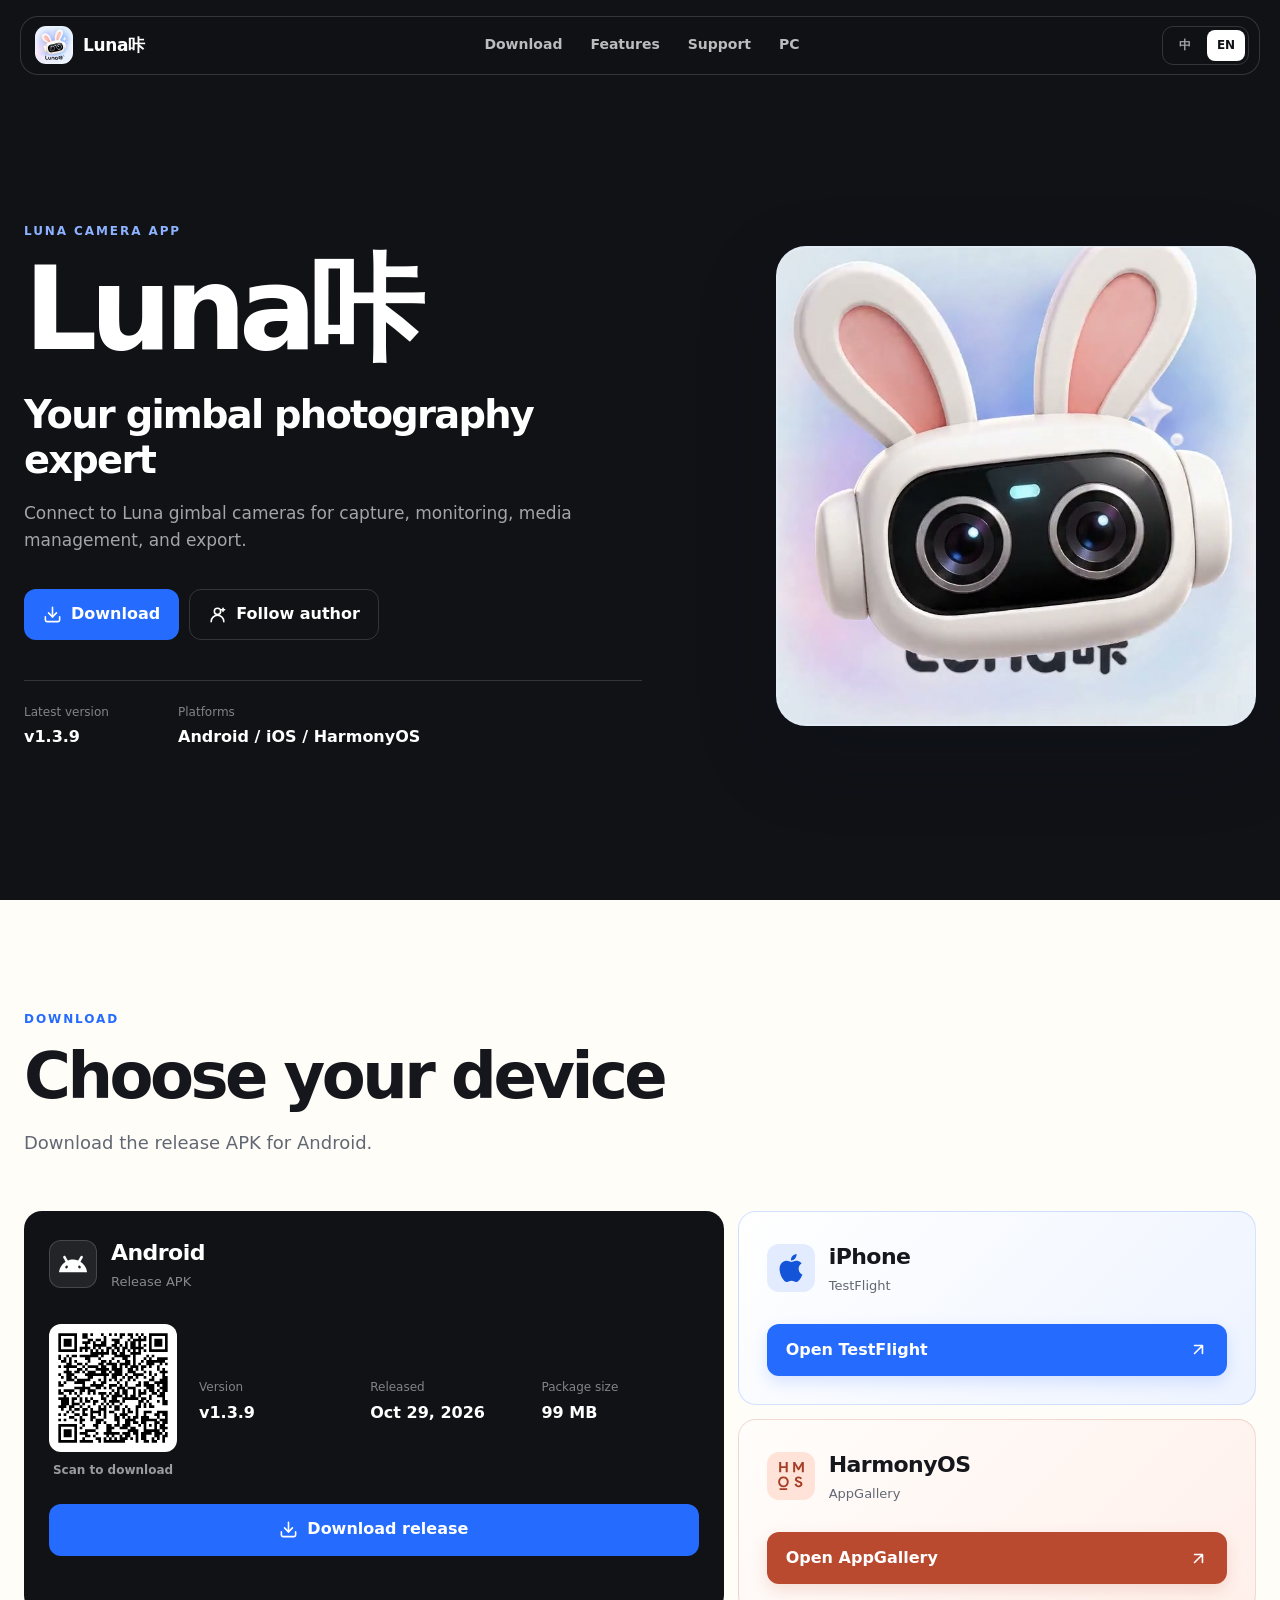
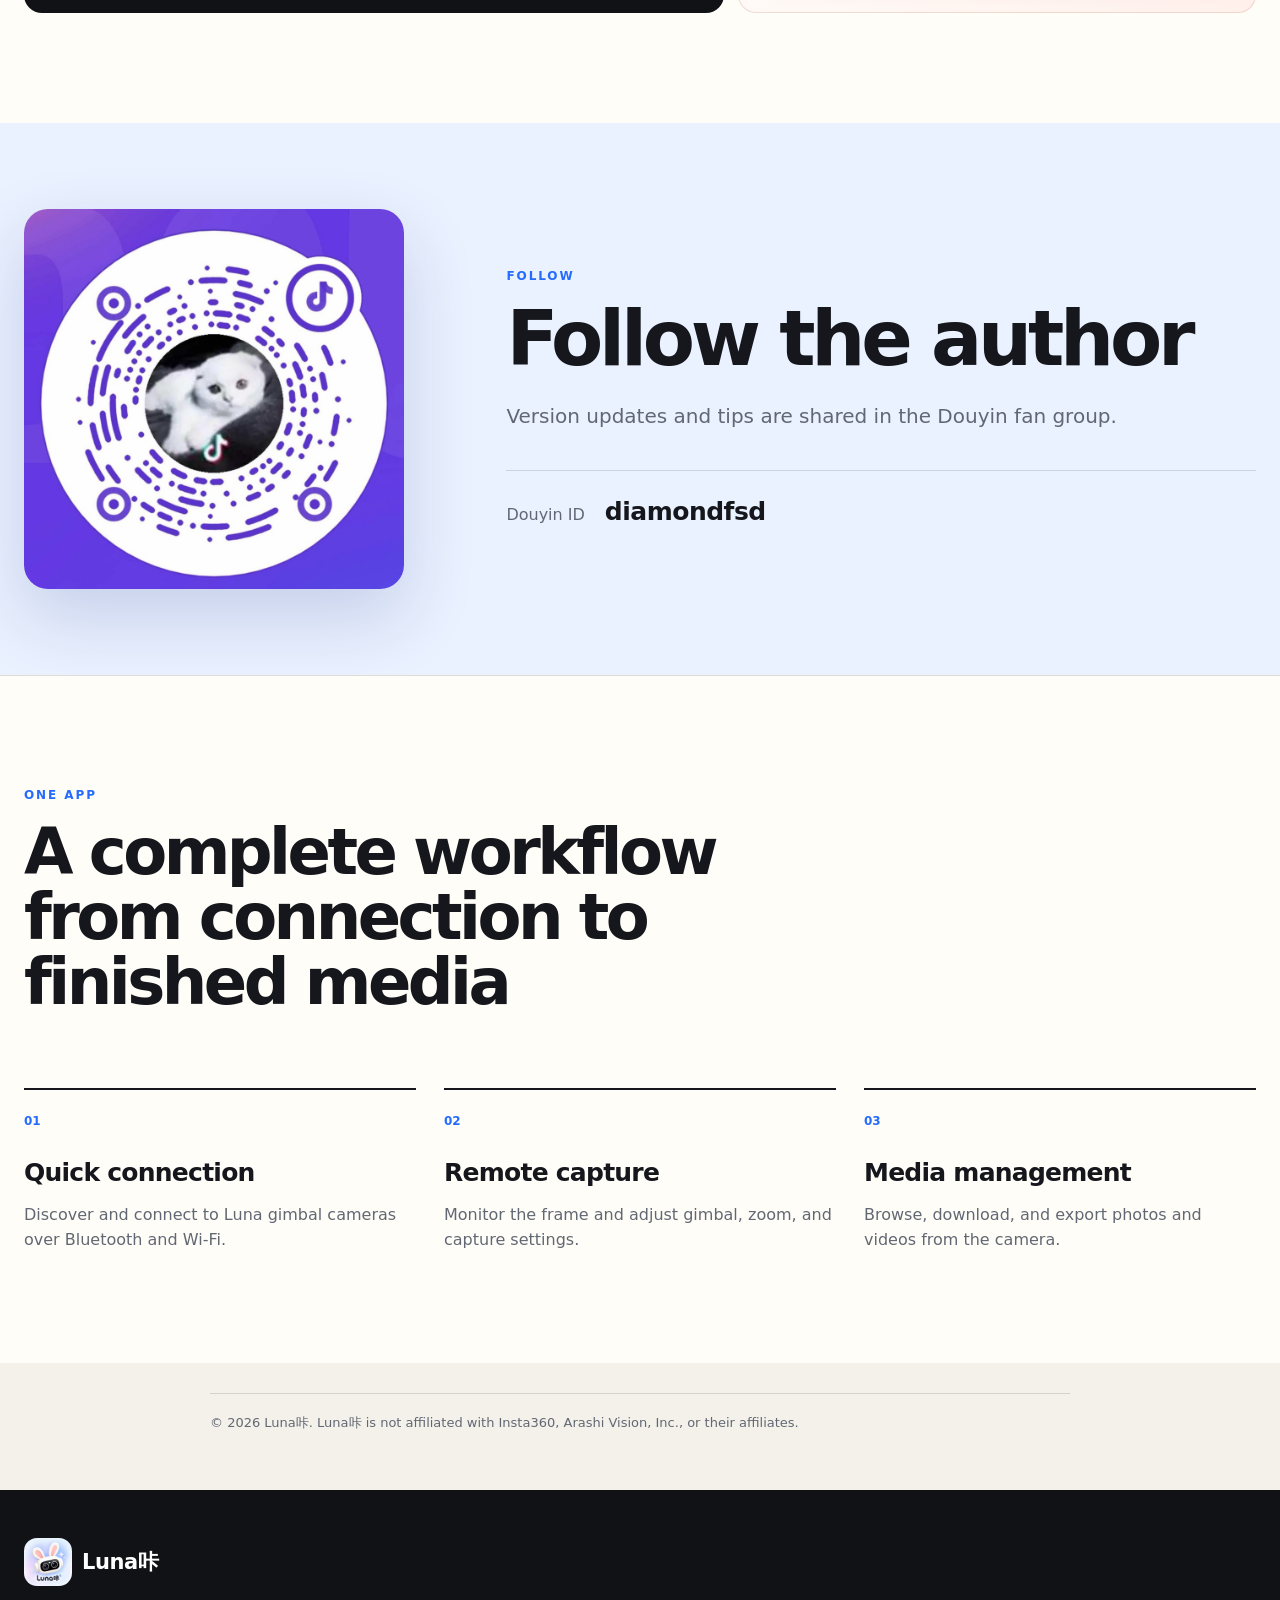
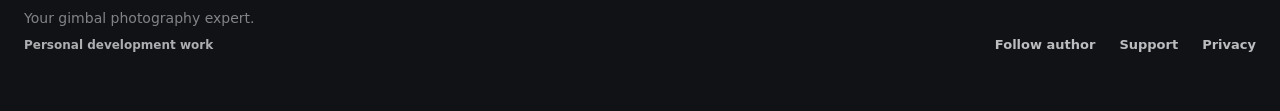
<file: index.html>
<!DOCTYPE html>
<html lang="zh-CN">
  <head>
    <meta charset="utf-8">
    <meta name="viewport" content="width=device-width, initial-scale=1">
    <meta name="theme-color" content="#101216">
    <meta
      name="description"
      content="Luna咔官方下载页：连接 Luna 云台相机，拍摄、监看并管理相机素材。"
    >
    <meta property="og:title" content="Luna咔 - 云台相机创作 App">
    <meta
      property="og:description"
      content="连接、控制与创作，装进一部手机。"
    >
    <meta property="og:type" content="website">
    <meta property="og:image" content="./assets/media/luna-logo.png">
    <title>Luna咔 - 下载</title>
    <link rel="icon" href="./assets/media/luna-logo.png">
    <link rel="stylesheet" href="./assets/site.css">
  </head>
  <body class="home-page">
    <a class="skip-link" href="#main" data-i18n="skipToContent">跳到主要内容</a>

    <header class="site-header">
      <a class="brand" href="./" aria-label="Luna咔">
        <img src="./assets/media/luna-logo.png" alt="">
        <span>Luna咔</span>
      </a>
      <nav class="nav-links" aria-label="Primary">
        <a href="#download" data-i18n="navDownload">下载</a>
        <a href="#features" data-i18n="navFeatures">功能</a>
        <a href="./support.html" data-i18n="navSupport">支持</a>
        <a href="http://luna.diamondfsd.com/" target="_blank" rel="noreferrer" data-i18n="navPc">PC 版</a>
      </nav>
      <div class="language-switcher" role="group" aria-label="Language">
        <button type="button" data-language="zh" aria-pressed="true">中</button>
        <button type="button" data-language="en" aria-pressed="false">EN</button>
      </div>
    </header>

    <main id="main">
      <section class="hero">
        <div class="hero-copy">
          <p class="eyebrow" data-i18n="heroEyebrow">LUNA CAMERA APP</p>
          <h1>Luna咔</h1>
          <p class="hero-lead" data-i18n="heroLead">
            你的云台摄影专家
          </p>
          <p class="hero-summary" data-i18n="heroSummary">
            连接 Luna 云台相机，完成拍摄、监看、素材管理与导出。
          </p>

          <div class="hero-actions">
            <a
              class="button button-primary"
              href="#download"
            >
              <svg viewBox="0 0 24 24" aria-hidden="true">
                <path d="M21 15v4a2 2 0 0 1-2 2H5a2 2 0 0 1-2-2v-4" />
                <path d="m7 10 5 5 5-5" />
                <path d="M12 15V3" />
              </svg>
              <span data-i18n="heroDownload">下载</span>
            </a>
            <a class="button button-secondary" href="#follow-author">
              <svg viewBox="0 0 24 24" aria-hidden="true">
                <circle cx="12" cy="8" r="4" />
                <path d="M4 21a8 8 0 0 1 16 0" />
                <path d="M19 4v4" />
                <path d="M17 6h4" />
              </svg>
              <span data-i18n="heroFollowAuthor">关注作者</span>
            </a>
          </div>

          <dl class="hero-release" aria-live="polite">
            <div>
              <dt data-i18n="latestVersion">最新版本</dt>
              <dd data-release-version data-i18n="checkingRelease">正在检查</dd>
            </div>
            <div>
              <dt data-i18n="platformLabel">平台</dt>
              <dd>Android / iOS / HarmonyOS</dd>
            </div>
          </dl>
        </div>

        <div class="hero-visual" aria-hidden="true">
          <video
            muted
            loop
            playsinline
            preload="metadata"
            poster="./assets/media/luna-app-1x1-poster.jpg"
          >
            <source src="./assets/media/luna-app-1x1.mp4" type="video/mp4">
          </video>
        </div>
      </section>

      <section class="download-section" id="download">
        <div class="section-heading">
          <p class="eyebrow eyebrow-dark" data-i18n="downloadEyebrow">DOWNLOAD</p>
          <h2 data-i18n="downloadTitle">选择你的设备</h2>
          <p data-i18n="downloadLead">
            Android 可在此下载正式版 APK。
          </p>
        </div>

        <div class="platform-grid">
          <article class="platform-item platform-item-primary">
            <div class="platform-heading">
              <span class="platform-monogram"><svg viewBox="0 0 24 24" fill="currentColor" aria-hidden="true"><path d="M18.4395 5.5586c-.675 1.1664-1.352 2.3318-2.0274 3.498-.0366-.0155-.0742-.0286-.1113-.043-1.8249-.6957-3.484-.8-4.42-.787-1.8551.0185-3.3544.4643-4.2597.8203-.084-.1494-1.7526-3.021-2.0215-3.4864a1.1451 1.1451 0 0 0-.1406-.1914c-.3312-.364-.9054-.4859-1.379-.203-.475.282-.7136.9361-.3886 1.5019 1.9466 3.3696-.0966-.2158 1.9473 3.3593.0172.031-.4946.2642-1.3926 1.0177C2.8987 12.176.452 14.772 0 18.9902h24c-.119-1.1108-.3686-2.099-.7461-3.0683-.7438-1.9118-1.8435-3.2928-2.7402-4.1836a12.1048 12.1048 0 0 0-2.1309-1.6875c.6594-1.122 1.312-2.2559 1.9649-3.3848.2077-.3615.1886-.7956-.0079-1.1191a1.1001 1.1001 0 0 0-.8515-.5332c-.5225-.0536-.9392.3128-1.0488.5449zm-.0391 8.461c.3944.5926.324 1.3306-.1563 1.6503-.4799.3197-1.188.0985-1.582-.4941-.3944-.5927-.324-1.3307.1563-1.6504.4727-.315 1.1812-.1086 1.582.4941zM7.207 13.5273c.4803.3197.5506 1.0577.1563 1.6504-.394.5926-1.1038.8138-1.584.4941-.48-.3197-.5503-1.0577-.1563-1.6504.4008-.6021 1.1087-.8106 1.584-.4941z"/></svg></span>
              <div>
                <h3>Android</h3>
                <p data-i18n="androidDistribution">正式版 APK</p>
              </div>
            </div>
            <div class="android-download-layout">
              <div class="android-qr-panel">
                <div class="android-qr" data-android-qr aria-hidden="true"></div>
                <span data-i18n="scanToDownload">扫码下载</span>
              </div>
              <dl class="platform-meta">
                <div>
                  <dt data-i18n="version">版本</dt>
                  <dd data-release-version data-i18n="checkingRelease">正在检查</dd>
                </div>
                <div>
                  <dt data-i18n="releaseDate">发布日期</dt>
                  <dd data-release-date>--</dd>
                </div>
                <div>
                  <dt data-i18n="packageSize">安装包大小</dt>
                  <dd data-release-size>--</dd>
                </div>
              </dl>
            </div>
            <p class="release-notes" data-release-notes hidden></p>
            <a
              class="button button-primary button-wide"
              href="#follow-author"
              data-android-download
            >
              <svg viewBox="0 0 24 24" aria-hidden="true">
                <path d="M21 15v4a2 2 0 0 1-2 2H5a2 2 0 0 1-2-2v-4" />
                <path d="m7 10 5 5 5-5" />
                <path d="M12 15V3" />
              </svg>
              <span data-download-label data-i18n="noRelease">暂无版本</span>
            </a>
          </article>

          <article class="platform-item platform-item-ios">
            <div class="platform-heading">
              <span class="platform-monogram"><svg viewBox="0 0 24 24" fill="currentColor" aria-hidden="true"><path d="M12.152 6.896c-.948 0-2.415-1.078-3.96-1.04-2.04.027-3.91 1.183-4.961 3.014-2.117 3.675-.546 9.103 1.519 12.09 1.013 1.454 2.208 3.09 3.792 3.039 1.52-.065 2.09-.987 3.935-.987 1.831 0 2.35.987 3.96.948 1.637-.026 2.676-1.48 3.676-2.948 1.156-1.688 1.636-3.325 1.662-3.415-.039-.013-3.182-1.221-3.22-4.857-.026-3.04 2.48-4.494 2.597-4.559-1.429-2.09-3.623-2.324-4.39-2.376-2-.156-3.675 1.09-4.61 1.09zM15.53 3.83c.843-1.012 1.4-2.427 1.245-3.83-1.207.052-2.662.805-3.532 1.818-.78.896-1.454 2.338-1.273 3.714 1.338.104 2.715-.688 3.559-1.701"/></svg></span>
              <div>
                <h3>iPhone</h3>
                <p data-i18n="testFlightDistribution">TestFlight</p>
              </div>
            </div>
            <a class="button button-platform button-wide" href="https://testflight.apple.com/join/7f59YZEH" data-ios-link>
              <span data-i18n="openTestFlight">打开 TestFlight</span>
              <svg viewBox="0 0 24 24" aria-hidden="true"><path d="M7 17 17 7M7 7h10v10" /></svg>
            </a>
          </article>

          <article class="platform-item platform-item-harmony">
            <div class="platform-heading">
              <span class="platform-monogram"><svg viewBox="0 0 24 24" fill="currentColor" aria-hidden="true"><path d="M1.861 0H3.59v3.548h3.861V0H9.19v8.883H7.458V5.136H3.59v3.746H1.858Zm8.248 8.883ZM13.854 0h1.706l2.809 4.7h.1L21.278 0h1.719v8.883h-1.719v-4.38l.1-1.489h-.1l-2.334 3.983h-1.039l-2.347-3.983h-.1l.1 1.489v4.38h-1.706Zm4.702 21.648a4.082 4.082 0 0 1-1.154-.161 3.417 3.417 0 0 1-1.01-.484 3.5 3.5 0 0 1-.8-.782 3.817 3.817 0 0 1-.538-1.092l1.666-.62a2.411 2.411 0 0 0 .643 1.116 1.683 1.683 0 0 0 1.207.434 2.173 2.173 0 0 0 .524-.062 1.749 1.749 0 0 0 .459-.2 1.02 1.02 0 0 0 .328-.335.88.88 0 0 0 .118-.459 1.052 1.052 0 0 0-.092-.447 1.031 1.031 0 0 0-.315-.373 2.538 2.538 0 0 0-.564-.335 8.135 8.135 0 0 0-.852-.335l-.577-.2a4.753 4.753 0 0 1-.774-.335 3.44 3.44 0 0 1-.7-.509 2.662 2.662 0 0 1-.525-.695 2.093 2.093 0 0 1-.2-.918 2.248 2.248 0 0 1 .21-.968 2.433 2.433 0 0 1 .616-.794 2.87 2.87 0 0 1 .957-.533 3.726 3.726 0 0 1 1.246-.2 3.57 3.57 0 0 1 1.22.186 2.783 2.783 0 0 1 .879.459 2.468 2.468 0 0 1 .59.608 2.9 2.9 0 0 1 .328.633l-1.56.62a1.55 1.55 0 0 0-.485-.67 1.387 1.387 0 0 0-.944-.3 1.655 1.655 0 0 0-.957.261.754.754 0 0 0-.38.658.843.843 0 0 0 .367.682 4.232 4.232 0 0 0 1.167.534l.59.186a6.271 6.271 0 0 1 1.023.434 2.948 2.948 0 0 1 .8.57 2.191 2.191 0 0 1 .511.769 2.44 2.44 0 0 1 .183.98 2.317 2.317 0 0 1-.3 1.2 2.559 2.559 0 0 1-.747.819 3.361 3.361 0 0 1-1.036.484 4.184 4.184 0 0 1-1.128.161Zm-13.028 0a4.441 4.441 0 0 1-3.23-1.34 4.757 4.757 0 0 1-.956-1.476 4.912 4.912 0 0 1-.339-1.824 4.813 4.813 0 0 1 .339-1.811 4.569 4.569 0 0 1 .956-1.477 4.38 4.38 0 0 1 1.427-.992 4.5 4.5 0 0 1 1.8-.36 4.417 4.417 0 0 1 1.79.36 4.343 4.343 0 0 1 1.44.992 4.418 4.418 0 0 1 .944 1.477 4.67 4.67 0 0 1 .351 1.811 4.765 4.765 0 0 1-.351 1.824 4.589 4.589 0 0 1-.944 1.476 4.495 4.495 0 0 1-3.23 1.34Zm0-1.588a2.822 2.822 0 0 0 1.125-.223 2.761 2.761 0 0 0 .92-.621 2.723 2.723 0 0 0 .617-.955 3.321 3.321 0 0 0 .23-1.253 3.227 3.227 0 0 0-.23-1.24 2.7 2.7 0 0 0-.617-.968 2.759 2.759 0 0 0-.92-.62 2.821 2.821 0 0 0-1.125-.223 2.856 2.856 0 0 0-2.057.844 2.946 2.946 0 0 0-.617.968 3.388 3.388 0 0 0-.218 1.24 3.488 3.488 0 0 0 .218 1.253 2.972 2.972 0 0 0 .617.955 2.856 2.856 0 0 0 2.057.843Zm4.972 1.389Zm-8.269 1.039h6.5V24h-6.5Z"/></svg></span>
              <div>
                <h3>HarmonyOS</h3>
                <p>AppGallery</p>
              </div>
            </div>
            <a class="button button-platform button-wide" href="https://appgallery.huawei.com/link/invite-test-wap?taskId=9ab54119dfdc48bd9764ec0f6e090fa5&amp;invitationCode=8olb4RZQ7WF" data-harmony-link>
              <span data-i18n="openAppGallery">打开 AppGallery</span>
              <svg viewBox="0 0 24 24" aria-hidden="true"><path d="M7 17 17 7M7 7h10v10" /></svg>
            </a>
          </article>
        </div>
      </section>

      <section class="follow-section" id="follow-author">
        <div class="follow-grid">
          <img
            class="follow-qr"
            src="./assets/media/douyin-qr.jpg"
            alt="抖音二维码"
            width="900"
            height="900"
          >
          <div class="follow-copy">
            <p class="eyebrow eyebrow-dark" data-i18n="followEyebrow">FOLLOW</p>
            <h2 data-i18n="followTitle">关注作者</h2>
            <p class="follow-lead" data-i18n="followLead">
              版本更新和使用技巧会在抖音粉丝群持续发布。
            </p>
            <p class="follow-id">
              <span data-i18n="followDouyinId">抖音号</span>
              <strong>diamondfsd</strong>
            </p>
          </div>
        </div>
      </section>

      <section class="feature-section" id="features">
        <div class="section-heading compact-heading">
          <p class="eyebrow eyebrow-dark" data-i18n="featuresEyebrow">ONE APP</p>
          <h2 data-i18n="featuresTitle">从连接到成片，一条完整工作流</h2>
        </div>
        <div class="feature-list">
          <article>
            <span>01</span>
            <h3 data-i18n="featureConnectTitle">快速连接</h3>
            <p data-i18n="featureConnectBody">
              通过蓝牙与 Wi-Fi 发现并连接 Luna 云台相机。
            </p>
          </article>
          <article>
            <span>02</span>
            <h3 data-i18n="featureCaptureTitle">远程拍摄</h3>
            <p data-i18n="featureCaptureBody">
              监看画面，调整云台、变焦和拍摄参数。
            </p>
          </article>
          <article>
            <span>03</span>
            <h3 data-i18n="featureMediaTitle">素材管理</h3>
            <p data-i18n="featureMediaBody">
              浏览、下载和导出相机中的照片与视频。
            </p>
          </article>
        </div>
      </section>

      <section class="legal-section" aria-label="Legal notice">
        <div class="legal-copy" data-lang-block="zh">
          <p>© 2026 Luna咔。Luna咔与 Insta360、影石创新及其关联公司无关。</p>
        </div>
        <div class="legal-copy" data-lang-block="en" hidden>
          <p>© 2026 Luna咔. Luna咔 is not affiliated with Insta360, Arashi Vision, Inc., or their affiliates.</p>
        </div>
      </section>

    </main>

    <footer class="site-footer">
      <div>
        <a class="brand brand-footer" href="./">
          <img src="./assets/media/luna-logo.png" alt="">
          <span>Luna咔</span>
        </a>
        <p data-i18n="footerLine">你的云台摄影专家</p>
        <p class="footer-credit" data-i18n="personalDevelopmentWork">个人开发作品</p>
      </div>
      <nav aria-label="Footer">
        <a
          href="#follow-author"
          data-i18n="footerFollow"
        >关注作者</a>
        <a href="./support.html" data-i18n="footerSupport">技术支持</a>
        <a href="./privacy.html" data-i18n="footerPrivacy">隐私说明</a>
      </nav>
    </footer>

    <div class="toast" role="status" aria-live="polite" data-toast hidden></div>
    <script src="./assets/qrcode-generator.js" defer></script>
    <script src="./assets/site.js?v=20261031-1" defer></script>
  </body>
</html>
</file>
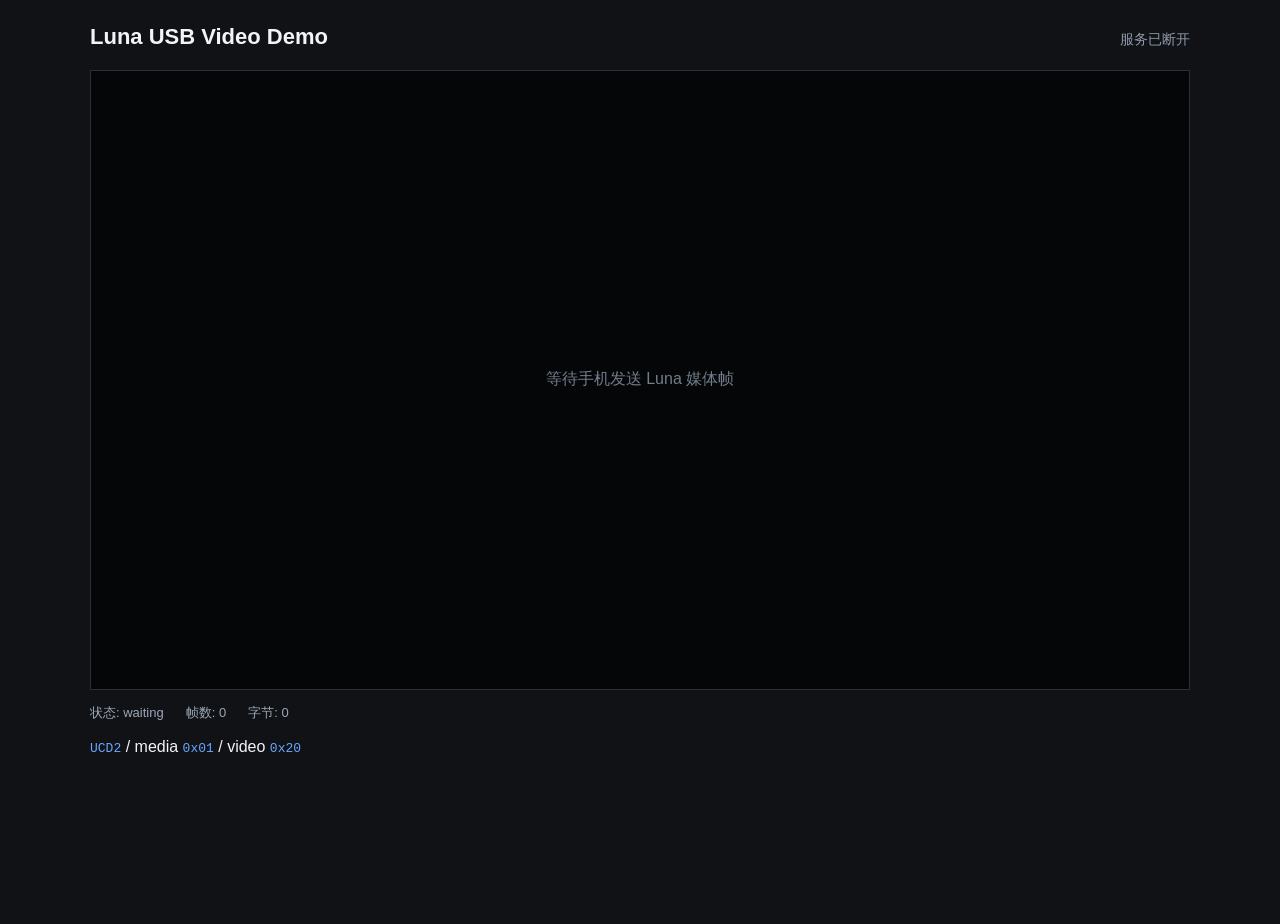
<file: usb-video/index.html>
<!doctype html>
<html lang="zh-CN">
  <head>
    <meta charset="utf-8" />
    <meta name="viewport" content="width=device-width,initial-scale=1" />
    <title>Luna USB Video</title>
    <style>
      :root { color-scheme: dark; font-family: -apple-system, BlinkMacSystemFont, sans-serif; }
      body { margin: 0; min-height: 100vh; background: #101216; color: #f2f4f8; }
      main { width: min(1100px, calc(100% - 32px)); margin: 24px auto; }
      header { display: flex; align-items: baseline; justify-content: space-between; gap: 16px; }
      h1 { margin: 0; font-size: 22px; }
      #status { color: #8d98a8; font-size: 14px; }
      .stage { margin-top: 20px; aspect-ratio: 16 / 9; display: grid; place-items: center; background: #050607; border: 1px solid #28303a; }
      #frame { max-width: 100%; max-height: 100%; display: none; image-rendering: auto; }
      #empty { color: #727d8c; }
      .stats { display: flex; gap: 22px; margin-top: 14px; color: #9da8b8; font-size: 13px; }
      code { color: #69a7ff; }
    </style>
  </head>
  <body>
    <main>
      <header><h1>Luna USB Video Demo</h1><div id="status">连接服务中...</div></header>
      <section class="stage"><div id="empty">等待手机发送 Luna 媒体帧</div><img id="frame" alt="Luna USB video frame" /></section>
      <div class="stats"><span id="phase">状态: waiting</span><span id="frames">帧数: 0</span><span id="bytes">字节: 0</span></div>
      <p><code>UCD2</code> / media <code>0x01</code> / video <code>0x20</code></p>
    </main>
    <script>
      const status = document.querySelector('#status');
      const phase = document.querySelector('#phase');
      const frames = document.querySelector('#frames');
      const bytes = document.querySelector('#bytes');
      const empty = document.querySelector('#empty');
      const image = document.querySelector('#frame');
      const socket = new WebSocket(`ws://${location.host}`);
      socket.onmessage = ({ data }) => {
        const message = JSON.parse(data);
        if (message.type === 'status') {
          status.textContent = message.message;
          phase.textContent = `状态: ${message.phase}`;
          frames.textContent = `帧数: ${message.frames}`;
          bytes.textContent = `字节: ${message.bytes}`;
        } else if (message.type === 'frame') {
          image.src = `data:${message.mime};base64,${message.data}`;
          image.style.display = 'block';
          empty.style.display = 'none';
          frames.textContent = `帧数: ${message.frames}`;
          bytes.textContent = `字节: ${message.bytes}`;
        }
      };
      socket.onclose = () => { status.textContent = '服务已断开'; };
    </script>
  </body>
</html>
</file>
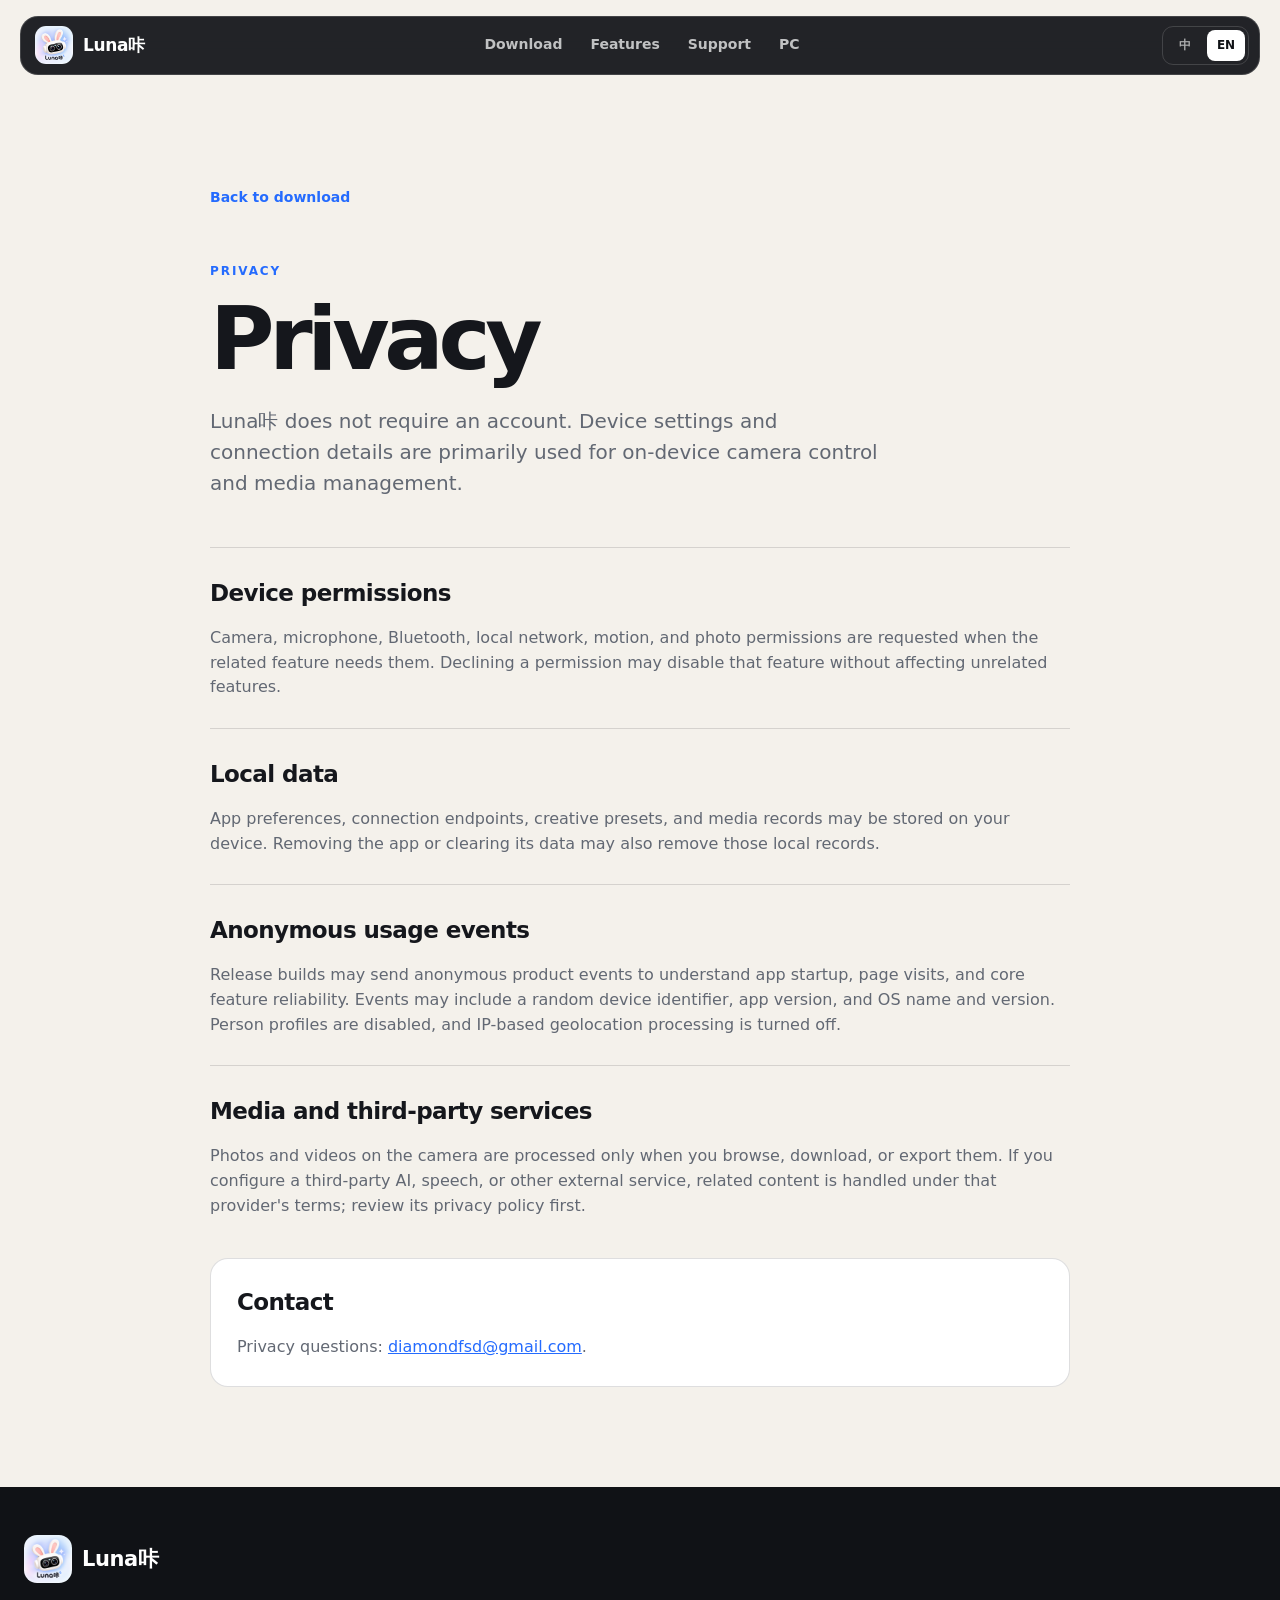
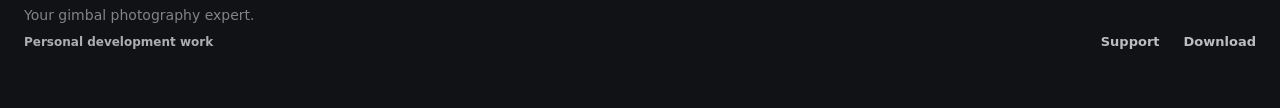
<file: privacy.html>
<!DOCTYPE html>
<html lang="zh-CN">
  <head>
    <meta charset="utf-8">
    <meta name="viewport" content="width=device-width, initial-scale=1">
    <meta name="theme-color" content="#101216">
    <meta name="description" content="Luna咔隐私说明。">
    <title>Luna咔 - 隐私说明</title>
    <link rel="icon" href="./assets/media/luna-logo.png">
    <link rel="stylesheet" href="./assets/site.css">
  </head>
  <body class="subpage">
    <a class="skip-link" href="#main" data-i18n="skipToContent">跳到主要内容</a>
    <header class="site-header">
      <a class="brand" href="./" aria-label="Luna咔">
        <img src="./assets/media/luna-logo.png" alt="">
        <span>Luna咔</span>
      </a>
      <nav class="nav-links" aria-label="Primary">
        <a href="./#download" data-i18n="navDownload">下载</a>
        <a href="./#features" data-i18n="navFeatures">功能</a>
        <a href="./support.html" data-i18n="navSupport">支持</a>
        <a href="http://luna.diamondfsd.com/" target="_blank" rel="noreferrer" data-i18n="navPc">PC 版</a>
      </nav>
      <div class="language-switcher" role="group" aria-label="Language">
        <button type="button" data-language="zh" aria-pressed="true">中</button>
        <button type="button" data-language="en" aria-pressed="false">EN</button>
      </div>
    </header>

    <main id="main" class="document-shell">
      <a class="back-link" href="./" data-i18n="backHome">返回下载页</a>
      <p class="eyebrow eyebrow-dark" data-i18n="privacyEyebrow">PRIVACY</p>
      <h1 data-i18n="privacyTitle">隐私说明</h1>
      <p class="document-lead" data-i18n="privacyLead">
        Luna咔不需要账号，设备设置和连接信息主要用于完成本机相机控制与素材管理。
      </p>

      <section class="document-panel" data-lang-block="zh">
        <h2>设备权限</h2>
        <p>相机、麦克风、蓝牙、本地网络、动作与照片权限只会在对应功能需要时请求。用户拒绝权限后，相关功能可能不可用，但不影响未依赖该权限的其他功能。</p>
      </section>
      <section class="document-panel" data-lang-block="en" hidden>
        <h2>Device permissions</h2>
        <p>Camera, microphone, Bluetooth, local network, motion, and photo permissions are requested when the related feature needs them. Declining a permission may disable that feature without affecting unrelated features.</p>
      </section>

      <section class="document-panel" data-lang-block="zh">
        <h2>本地数据</h2>
        <p>应用偏好、连接端点、创作预设和素材记录可能保存在设备本地。删除应用或清除数据可能同时删除这些本地记录。</p>
      </section>
      <section class="document-panel" data-lang-block="en" hidden>
        <h2>Local data</h2>
        <p>App preferences, connection endpoints, creative presets, and media records may be stored on your device. Removing the app or clearing its data may also remove those local records.</p>
      </section>

      <section class="document-panel" data-lang-block="zh">
        <h2>匿名使用统计</h2>
        <p>正式版可能发送匿名产品事件，用于了解启动、页面访问和核心功能是否正常工作。事件可包含随机设备标识、App 版本、系统名称与版本；不启用用户画像，并关闭基于 IP 的地理信息处理。</p>
      </section>
      <section class="document-panel" data-lang-block="en" hidden>
        <h2>Anonymous usage events</h2>
        <p>Release builds may send anonymous product events to understand app startup, page visits, and core feature reliability. Events may include a random device identifier, app version, and OS name and version. Person profiles are disabled, and IP-based geolocation processing is turned off.</p>
      </section>

      <section class="document-panel" data-lang-block="zh">
        <h2>媒体与第三方服务</h2>
        <p>相机中的照片和视频仅在用户主动浏览、下载或导出时处理。若用户配置并使用第三方 AI、语音或其他外部服务，相关内容会按照该服务的规则处理，请先阅读对应服务的隐私政策。</p>
      </section>
      <section class="document-panel" data-lang-block="en" hidden>
        <h2>Media and third-party services</h2>
        <p>Photos and videos on the camera are processed only when you browse, download, or export them. If you configure a third-party AI, speech, or other external service, related content is handled under that provider's terms; review its privacy policy first.</p>
      </section>

      <section class="document-panel contact-panel" data-lang-block="zh">
        <h2>联系</h2>
        <p>隐私问题请联系 <a href="mailto:diamondfsd@gmail.com?subject=Luna%E5%92%94%20privacy">diamondfsd@gmail.com</a>。</p>
      </section>
      <section class="document-panel contact-panel" data-lang-block="en" hidden>
        <h2>Contact</h2>
        <p>Privacy questions: <a href="mailto:diamondfsd@gmail.com?subject=LunaKa%20privacy">diamondfsd@gmail.com</a>.</p>
      </section>
    </main>

    <footer class="site-footer">
      <div>
        <a class="brand brand-footer" href="./">
          <img src="./assets/media/luna-logo.png" alt="">
          <span>Luna咔</span>
        </a>
        <p data-i18n="footerLine">云台相机操控与创作应用。</p>
        <p class="footer-credit" data-i18n="personalDevelopmentWork">个人开发作品</p>
      </div>
      <nav aria-label="Footer">
        <a href="./support.html" data-i18n="footerSupport">技术支持</a>
        <a href="./#download" data-i18n="footerDownload">下载</a>
      </nav>
    </footer>
    <script src="./assets/site.js" defer></script>
  </body>
</html>
</file>
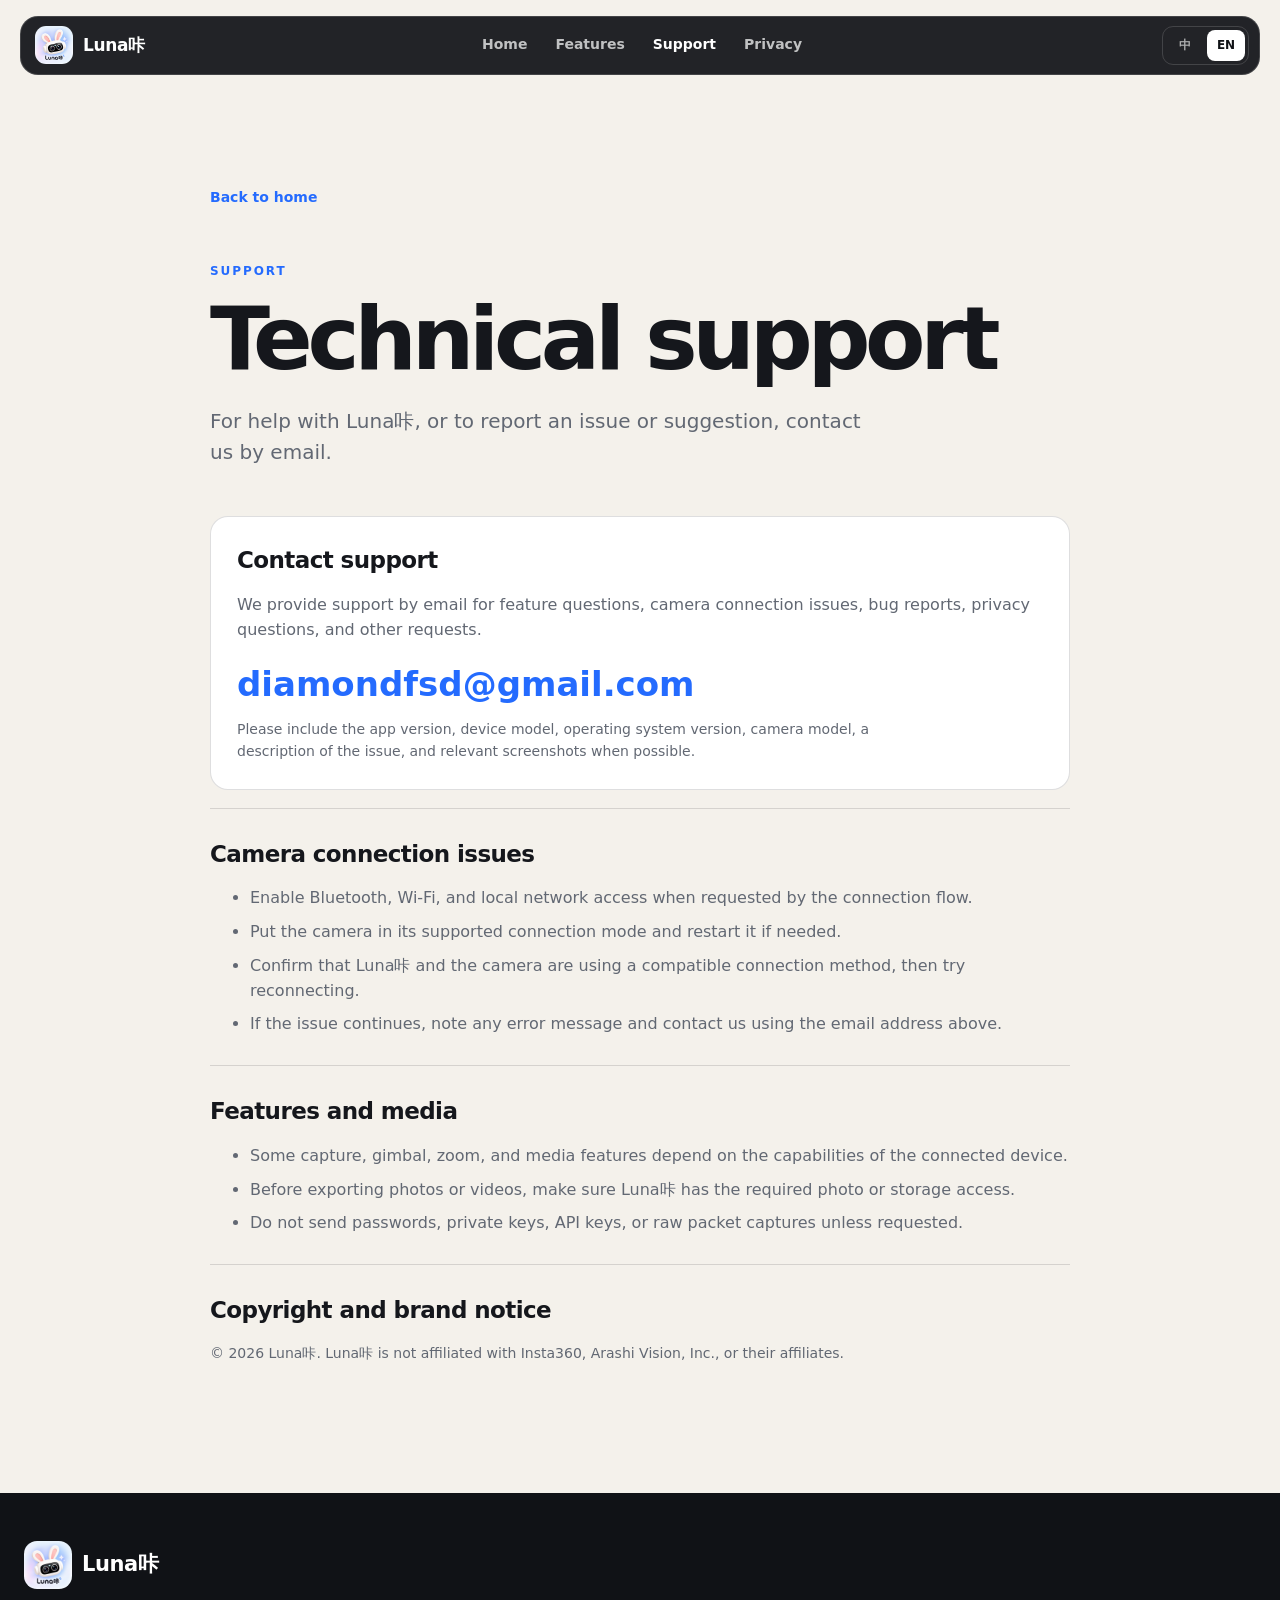
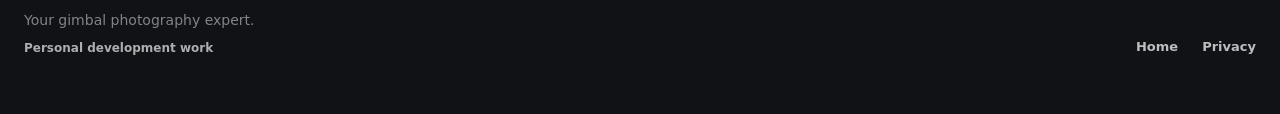
<file: support.html>
<!DOCTYPE html>
<html lang="zh-CN">
  <head>
    <meta charset="utf-8">
    <meta name="viewport" content="width=device-width, initial-scale=1">
    <meta name="theme-color" content="#101216">
    <meta name="description" content="Luna咔技术支持、问题反馈与联系邮箱。">
    <title>Luna咔 - 支持</title>
    <link rel="icon" href="./assets/media/luna-logo.png">
    <link rel="stylesheet" href="./assets/site.css">
  </head>
  <body class="subpage">
    <a class="skip-link" href="#main" data-i18n="skipToContent">跳到主要内容</a>
    <header class="site-header">
      <a class="brand" href="./" aria-label="Luna咔">
        <img src="./assets/media/luna-logo.png" alt="">
        <span>Luna咔</span>
      </a>
      <nav class="nav-links" aria-label="Primary">
        <a href="./" data-i18n="navHome">首页</a>
        <a href="./#features" data-i18n="navFeatures">功能</a>
        <a href="./support.html" aria-current="page" data-i18n="navSupport">支持</a>
        <a href="./privacy.html" data-i18n="navPrivacy">隐私</a>
      </nav>
      <div class="language-switcher" role="group" aria-label="Language">
        <button type="button" data-language="zh" aria-pressed="true">中</button>
        <button type="button" data-language="en" aria-pressed="false">EN</button>
      </div>
    </header>

    <main id="main" class="document-shell">
      <a class="back-link" href="./" data-i18n="supportBackHome">返回首页</a>
      <p class="eyebrow eyebrow-dark" data-i18n="supportEyebrow">SUPPORT</p>
      <h1 data-i18n="supportTitle">技术支持</h1>
      <p class="document-lead" data-i18n="supportLead">
        使用 Luna咔时需要帮助，或希望反馈问题与建议，请通过电子邮件联系我们。
      </p>

      <section class="document-panel contact-panel support-contact" data-lang-block="zh">
        <h2>联系支持</h2>
        <p>我们会通过电子邮件处理功能咨询、设备连接问题、故障反馈、隐私问题和其他支持请求。</p>
        <a class="support-email" href="mailto:diamondfsd@gmail.com?subject=Luna%E5%92%94%20%E6%8A%80%E6%9C%AF%E6%94%AF%E6%8C%81">
          diamondfsd@gmail.com
        </a>
        <p class="support-response-note">发送邮件时，请尽量附上 App 版本、设备型号、系统版本、相机型号、问题描述和相关截图，以便我们更快定位问题。</p>
      </section>
      <section class="document-panel contact-panel support-contact" data-lang-block="en" hidden>
        <h2>Contact support</h2>
        <p>We provide support by email for feature questions, camera connection issues, bug reports, privacy questions, and other requests.</p>
        <a class="support-email" href="mailto:diamondfsd@gmail.com?subject=LunaKa%20Support">
          diamondfsd@gmail.com
        </a>
        <p class="support-response-note">Please include the app version, device model, operating system version, camera model, a description of the issue, and relevant screenshots when possible.</p>
      </section>

      <section class="document-panel" data-lang-block="zh">
        <h2>相机连接问题</h2>
        <ul>
          <li>确认蓝牙、无线网络和本地网络权限已按连接流程开启。</li>
          <li>相机与手机需要处于支持的连接模式，必要时重新启动相机。</li>
          <li>确认 Luna咔与相机使用兼容的连接方式，并尝试重新连接。</li>
          <li>若问题仍然存在，请记录错误提示并通过上方邮箱联系我们。</li>
        </ul>
      </section>
      <section class="document-panel" data-lang-block="en" hidden>
        <h2>Camera connection issues</h2>
        <ul>
          <li>Enable Bluetooth, Wi-Fi, and local network access when requested by the connection flow.</li>
          <li>Put the camera in its supported connection mode and restart it if needed.</li>
          <li>Confirm that Luna咔 and the camera are using a compatible connection method, then try reconnecting.</li>
          <li>If the issue continues, note any error message and contact us using the email address above.</li>
        </ul>
      </section>

      <section class="document-panel" data-lang-block="zh">
        <h2>功能与素材问题</h2>
        <ul>
          <li>部分拍摄、云台、变焦和素材功能取决于所连接设备的能力。</li>
          <li>导出照片或视频前，请确认 Luna咔拥有所需的照片或存储访问权限。</li>
          <li>请勿通过邮件发送密码、私钥、API Key 或未经确认的原始数据包。</li>
        </ul>
      </section>
      <section class="document-panel" data-lang-block="en" hidden>
        <h2>Features and media</h2>
        <ul>
          <li>Some capture, gimbal, zoom, and media features depend on the capabilities of the connected device.</li>
          <li>Before exporting photos or videos, make sure Luna咔 has the required photo or storage access.</li>
          <li>Do not send passwords, private keys, API keys, or raw packet captures unless requested.</li>
        </ul>
      </section>

      <section class="document-panel legal-panel" data-lang-block="zh">
        <h2>版权与品牌声明</h2>
        <p>© 2026 Luna咔。Luna咔与 Insta360、影石创新及其关联公司无关。</p>
      </section>
      <section class="document-panel legal-panel" data-lang-block="en" hidden>
        <h2>Copyright and brand notice</h2>
        <p>© 2026 Luna咔. Luna咔 is not affiliated with Insta360, Arashi Vision, Inc., or their affiliates.</p>
      </section>
    </main>

    <footer class="site-footer">
      <div>
        <a class="brand brand-footer" href="./">
          <img src="./assets/media/luna-logo.png" alt="">
          <span>Luna咔</span>
        </a>
        <p data-i18n="footerLine">云台相机操控与创作应用。</p>
        <p class="footer-credit" data-i18n="personalDevelopmentWork">个人开发作品</p>
      </div>
      <nav aria-label="Footer">
        <a href="./" data-i18n="navHome">首页</a>
        <a href="./privacy.html" data-i18n="footerPrivacy">隐私说明</a>
      </nav>
    </footer>
    <script src="./assets/site.js" defer></script>
  </body>
</html>
</file>
<file: assets/site.css>
:root {
  color-scheme: light;
  --ink: #15171c;
  --muted: #626873;
  --paper: #f4f1eb;
  --paper-strong: #fffdf8;
  --night: #101216;
  --night-soft: #191c22;
  --line: rgba(21, 23, 28, 0.14);
  --line-dark: rgba(255, 255, 255, 0.15);
  --blue: #246bfe;
  --blue-deep: #1454d8;
  --coral: #f18982;
  --cream: #fff3eb;
  --success: #72e4c1;
  --shadow: 0 30px 80px rgba(12, 18, 33, 0.22);
  font-family: "SF Pro Display", "PingFang SC", "Microsoft YaHei", system-ui,
    -apple-system, BlinkMacSystemFont, sans-serif;
}

* {
  box-sizing: border-box;
}

html {
  scroll-behavior: smooth;
}

body {
  margin: 0;
  background: var(--paper);
  color: var(--ink);
  font-size: 16px;
  line-height: 1.55;
}

body,
button,
a {
  -webkit-font-smoothing: antialiased;
}

a {
  color: inherit;
}

img,
video {
  display: block;
  max-width: 100%;
}

button,
input,
textarea,
select {
  font: inherit;
}

[hidden] {
  display: none !important;
}

.skip-link {
  position: fixed;
  z-index: 100;
  top: 12px;
  left: 12px;
  transform: translateY(-160%);
  border-radius: 10px;
  background: var(--blue);
  color: #fff;
  padding: 10px 14px;
  text-decoration: none;
}

.skip-link:focus {
  transform: translateY(0);
}

.site-header {
  position: fixed;
  z-index: 20;
  top: 0;
  right: 0;
  left: 0;
  display: grid;
  grid-template-columns: 1fr auto 1fr;
  align-items: center;
  gap: 24px;
  width: min(1240px, calc(100% - 40px));
  margin: 16px auto 0;
  border: 1px solid var(--line-dark);
  border-radius: 18px;
  background: rgba(16, 18, 22, 0.92);
  color: #fff;
  padding: 9px 10px 9px 14px;
  backdrop-filter: blur(18px);
}

.brand {
  display: inline-flex;
  align-items: center;
  gap: 10px;
  width: fit-content;
  color: inherit;
  font-size: 17px;
  font-weight: 760;
  letter-spacing: -0.02em;
  text-decoration: none;
}

.brand img {
  width: 38px;
  height: 38px;
  border-radius: 11px;
  object-fit: cover;
}

.nav-links {
  display: flex;
  align-items: center;
  gap: 28px;
}

.nav-links a {
  color: rgba(255, 255, 255, 0.72);
  font-size: 14px;
  font-weight: 650;
  text-decoration: none;
  transition: color 160ms ease;
}

.nav-links a:hover,
.nav-links a[aria-current="page"] {
  color: #fff;
}

.language-switcher {
  display: flex;
  justify-self: end;
  gap: 3px;
  border: 1px solid var(--line-dark);
  border-radius: 11px;
  padding: 3px;
}

.language-switcher button {
  min-width: 38px;
  border: 0;
  border-radius: 8px;
  background: transparent;
  color: rgba(255, 255, 255, 0.62);
  cursor: pointer;
  padding: 6px 8px;
  font-size: 12px;
  font-weight: 750;
}

.language-switcher button[aria-pressed="true"] {
  background: #fff;
  color: var(--night);
}

.hero {
  display: grid;
  grid-template-columns: minmax(0, 0.92fr) minmax(420px, 0.78fr);
  align-items: center;
  gap: clamp(42px, 7vw, 104px);
  min-height: 100svh;
  overflow: hidden;
  background: var(--night);
  color: #fff;
  padding: 150px max(24px, calc((100vw - 1240px) / 2)) 78px;
}

.hero-copy {
  position: relative;
  z-index: 2;
}

.eyebrow {
  margin: 0 0 15px;
  color: #8db2ff;
  font-size: 12px;
  font-weight: 820;
  letter-spacing: 0.16em;
}

.eyebrow-dark {
  color: var(--blue);
}

.hero h1 {
  margin: 0;
  font-size: clamp(64px, 9vw, 126px);
  line-height: 0.92;
  letter-spacing: -0.065em;
}

.hero-lead {
  max-width: 650px;
  margin: 30px 0 0;
  font-size: clamp(25px, 3vw, 43px);
  font-weight: 680;
  line-height: 1.18;
  letter-spacing: -0.045em;
}

.hero-summary {
  max-width: 570px;
  margin: 18px 0 0;
  color: rgba(255, 255, 255, 0.62);
  font-size: 17px;
}

.hero-actions {
  display: flex;
  flex-wrap: wrap;
  gap: 10px;
  margin-top: 36px;
}

.button {
  display: inline-flex;
  min-height: 48px;
  align-items: center;
  justify-content: center;
  gap: 9px;
  border: 1px solid transparent;
  border-radius: 12px;
  cursor: pointer;
  padding: 12px 18px;
  font-weight: 740;
  text-decoration: none;
  transition:
    background-color 160ms ease,
    border-color 160ms ease,
    color 160ms ease,
    transform 160ms ease;
}

.button:hover {
  transform: translateY(-1px);
}

.button svg {
  width: 19px;
  height: 19px;
  fill: none;
  stroke: currentColor;
  stroke-linecap: round;
  stroke-linejoin: round;
  stroke-width: 2;
}

.button-primary {
  background: var(--blue);
  color: #fff;
}

.button-primary:hover {
  background: #3579ff;
}

.button-secondary {
  border-color: var(--line-dark);
  background: transparent;
  color: #fff;
}

.button-secondary:hover {
  border-color: rgba(255, 255, 255, 0.36);
  background: rgba(255, 255, 255, 0.06);
}

.hero-release {
  display: flex;
  flex-wrap: wrap;
  gap: 34px;
  margin: 40px 0 0;
  padding-top: 22px;
  border-top: 1px solid var(--line-dark);
}

.hero-release div {
  min-width: 120px;
}

.hero-release dt,
.platform-meta dt {
  color: rgba(255, 255, 255, 0.48);
  font-size: 12px;
}

.hero-release dd {
  margin: 4px 0 0;
  font-weight: 720;
}

.hero-visual {
  position: relative;
  justify-self: end;
  width: min(100%, 480px);
  aspect-ratio: 1 / 1;
  overflow: hidden;
  border: 1px solid rgba(255, 255, 255, 0.14);
  border-radius: 30px;
  background: #dce6f7;
  box-shadow: var(--shadow);
}

.hero-visual::after {
  position: absolute;
  inset: 0;
  border: 1px solid rgba(255, 255, 255, 0.2);
  border-radius: inherit;
  content: "";
  pointer-events: none;
}

.hero-visual video {
  width: 100%;
  height: 100%;
  object-fit: cover;
}

.download-section,
.feature-section {
  padding: 110px max(24px, calc((100vw - 1240px) / 2));
  background: var(--paper-strong);
}

.section-heading {
  max-width: 760px;
}

.section-heading h2 {
  margin: 0;
  font-size: clamp(38px, 5vw, 68px);
  line-height: 1.02;
  letter-spacing: -0.055em;
}

.section-heading > p:last-child {
  max-width: 650px;
  margin: 20px 0 0;
  color: var(--muted);
  font-size: 18px;
}

.platform-grid {
  display: grid;
  grid-template-columns: minmax(0, 1.35fr) minmax(0, 1fr);
  align-items: stretch;
  gap: 14px;
  margin-top: 54px;
}

.platform-item {
  min-width: 0;
  display: flex;
  min-height: 360px;
  flex-direction: column;
  border: 1px solid var(--line);
  border-radius: 18px;
  background: #f7f5f0;
  padding: 24px;
}

.platform-item-primary {
  grid-row: span 2;
  background: var(--night);
  color: #fff;
}

.platform-heading {
  display: flex;
  align-items: center;
  gap: 14px;
}

.platform-heading h3 {
  margin: 0;
  font-size: 22px;
  letter-spacing: -0.025em;
}

.platform-heading p {
  margin: 2px 0 0;
  color: var(--muted);
  font-size: 13px;
}

.platform-item-primary .platform-heading p {
  color: rgba(255, 255, 255, 0.5);
}

.platform-monogram {
  display: inline-flex;
  min-width: 48px;
  height: 48px;
  align-items: center;
  justify-content: center;
  border: 1px solid var(--line);
  border-radius: 12px;
  font-size: 14px;
  font-weight: 800;
}

.platform-monogram svg {
  display: block;
  width: 28px;
  height: 28px;
}

.platform-item-primary .platform-monogram {
  border-color: rgba(255, 255, 255, 0.16);
  background: rgba(255, 255, 255, 0.08);
}

.platform-meta {
  display: grid;
  grid-template-columns: repeat(3, minmax(0, 1fr));
  gap: 14px;
  margin: 0;
}

.android-download-layout {
  display: grid;
  grid-template-columns: 128px minmax(0, 1fr);
  align-items: center;
  gap: 22px;
  margin-top: 32px;
}

.android-qr-panel {
  display: flex;
  align-items: center;
  flex-direction: column;
  gap: 9px;
  color: rgba(255, 255, 255, 0.58);
  font-size: 12px;
  font-weight: 680;
}

.android-qr {
  display: grid;
  width: 128px;
  height: 128px;
  place-items: center;
  border-radius: 12px;
  background: #fff;
  color: var(--night);
  font-size: 12px;
}

.android-qr svg {
  display: block;
  width: 112px;
  height: 112px;
}

.platform-meta dd {
  margin: 5px 0 0;
  font-weight: 740;
}

.release-notes {
  display: -webkit-box;
  overflow: hidden;
  margin: 22px 0 0;
  color: rgba(255, 255, 255, 0.62);
  font-size: 13px;
  -webkit-box-orient: vertical;
  -webkit-line-clamp: 4;
}

.platform-state {
  display: inline-flex;
  width: fit-content;
  align-items: center;
  margin: 44px 0 0;
  border: 1px solid var(--line);
  border-radius: 999px;
  color: var(--muted);
  padding: 7px 11px;
  font-size: 12px;
  font-weight: 750;
}

.platform-item .button-wide {
  width: 100%;
  margin-top: auto;
}

.platform-item-ios,
.platform-item-harmony {
  min-height: 0;
  gap: 28px;
  padding: 28px;
  background: linear-gradient(135deg, #fff, #edf3ff);
  border-color: rgba(36, 107, 254, 0.18);
}

.platform-item-harmony {
  background: linear-gradient(135deg, #fffdfb, #fff0eb);
  border-color: rgba(185, 74, 47, 0.18);
}

.platform-item-ios .platform-monogram {
  background: #e3ecff;
  color: var(--blue-deep);
  border-color: transparent;
}

.platform-item-harmony .platform-monogram {
  background: #ffe2d8;
  color: #a63e25;
  border-color: transparent;
}

.button-platform {
  justify-content: space-between;
  border-color: transparent;
  background: var(--blue);
  color: #fff;
  box-shadow: 0 6px 16px rgba(36, 107, 254, 0.16);
}

.button-platform:hover {
  background: var(--blue-deep);
}

.platform-item-harmony .button-platform {
  background: #b94a2f;
  box-shadow: 0 6px 16px rgba(185, 74, 47, 0.16);
}

.platform-item-harmony .button-platform:hover {
  background: #9e3b24;
}

.platform-item .button-wide {
  min-height: 52px;
}

.platform-item-primary .button-wide {
  margin-top: 24px;
}

.follow-section {
  overflow: hidden;
  background: #eaf1ff;
  padding: 86px max(24px, calc((100vw - 1240px) / 2));
}

.follow-grid {
  display: grid;
  grid-template-columns: minmax(260px, 380px) minmax(0, 1fr);
  align-items: center;
  gap: clamp(48px, 8vw, 112px);
}

.follow-qr {
  width: 100%;
  height: auto;
  border-radius: 24px;
  box-shadow: 0 28px 70px rgba(32, 56, 132, 0.18);
}

.follow-copy h2 {
  margin: 0;
  font-size: clamp(42px, 6vw, 76px);
  line-height: 1;
  letter-spacing: -0.055em;
}

.follow-lead {
  max-width: 660px;
  margin: 24px 0 0;
  color: var(--muted);
  font-size: 20px;
}

.follow-id {
  display: flex;
  align-items: baseline;
  gap: 20px;
  margin: 38px 0 0;
  border-top: 1px solid rgba(21, 23, 28, 0.14);
  padding-top: 22px;
  color: var(--muted);
}

.follow-id strong {
  color: var(--ink);
  font-size: 25px;
  letter-spacing: -0.02em;
}

.feature-section {
  border-top: 1px solid var(--line);
}

.compact-heading {
  max-width: 720px;
}

.feature-list {
  display: grid;
  grid-template-columns: repeat(3, minmax(0, 1fr));
  gap: 28px;
  margin-top: 72px;
}

.feature-list article {
  border-top: 2px solid var(--ink);
  padding-top: 18px;
}

.feature-list article > span {
  color: var(--blue);
  font-size: 12px;
  font-weight: 800;
}

.feature-list h3 {
  margin: 22px 0 0;
  font-size: 25px;
  letter-spacing: -0.03em;
}

.feature-list p {
  margin: 10px 0 0;
  color: var(--muted);
}

.site-footer {
  display: flex;
  align-items: flex-end;
  justify-content: space-between;
  gap: 32px;
  background: var(--night);
  color: #fff;
  padding: 48px max(24px, calc((100vw - 1240px) / 2)) 56px;
}

.brand-footer {
  font-size: 21px;
}

.brand-footer img {
  width: 48px;
  height: 48px;
  border-radius: 13px;
}

.site-footer p {
  margin: 14px 0 0;
  color: rgba(255, 255, 255, 0.48);
  font-size: 14px;
}

.site-footer .footer-credit {
  margin-top: 7px;
  color: rgba(255, 255, 255, 0.66);
  font-size: 12px;
  font-weight: 680;
}

.site-footer nav {
  display: flex;
  flex-wrap: wrap;
  justify-content: flex-end;
  gap: 16px 24px;
}

.site-footer nav a {
  color: rgba(255, 255, 255, 0.72);
  font-size: 13px;
  font-weight: 680;
  text-decoration: none;
}

.site-footer nav a:hover {
  color: #fff;
}

.toast {
  position: fixed;
  z-index: 50;
  right: 20px;
  bottom: 20px;
  max-width: 320px;
  border: 1px solid var(--line-dark);
  border-radius: 12px;
  background: var(--night);
  box-shadow: 0 18px 46px rgba(12, 18, 33, 0.25);
  color: #fff;
  padding: 12px 15px;
  font-size: 14px;
}

.subpage .site-header {
  position: sticky;
  top: 16px;
}

.document-shell {
  width: min(860px, calc(100% - 40px));
  margin: 0 auto;
  padding: 110px 0 100px;
}

.document-shell h1 {
  margin: 0;
  font-size: clamp(50px, 8vw, 88px);
  line-height: 0.98;
  letter-spacing: -0.06em;
}

.document-lead {
  max-width: 680px;
  margin: 24px 0 48px;
  color: var(--muted);
  font-size: 20px;
}

.back-link {
  display: inline-block;
  margin-bottom: 54px;
  color: var(--blue);
  font-size: 14px;
  font-weight: 720;
  text-decoration: none;
}

.document-panel {
  border-top: 1px solid var(--line);
  padding: 28px 0;
}

.document-panel h2 {
  margin: 0;
  font-size: 23px;
  letter-spacing: -0.025em;
}

.document-panel p,
.document-panel ul {
  margin: 14px 0 0;
  color: var(--muted);
}

.document-panel li + li {
  margin-top: 9px;
}

.document-panel code {
  border: 1px solid var(--line);
  border-radius: 7px;
  background: #fff;
  color: var(--ink);
  padding: 2px 6px;
}

.document-panel a {
  color: var(--blue);
}

.contact-panel {
  margin-top: 12px;
  border: 1px solid var(--line);
  border-radius: 18px;
  background: #fff;
  padding: 26px;
}

.support-contact {
  margin-bottom: 18px;
}

.support-email {
  display: inline-block;
  margin-top: 22px;
  font-size: clamp(22px, 4vw, 34px);
  font-weight: 760;
  line-height: 1.2;
  overflow-wrap: anywhere;
  text-decoration: none;
}

.support-response-note {
  max-width: 680px;
  font-size: 14px;
}

.legal-panel p {
  max-width: 760px;
  font-size: 14px;
}

.legal-section {
  width: min(860px, calc(100% - 40px));
  margin: 0 auto;
  padding: 30px 0 56px;
}

.legal-copy {
  border-top: 1px solid var(--line);
  padding-top: 18px;
  color: var(--muted);
  font-size: 13px;
  line-height: 1.7;
}

.legal-copy p {
  max-width: 820px;
  margin: 0;
}

@media (max-width: 980px) {
  .hero {
    grid-template-columns: 1fr;
    gap: 54px;
    padding-top: 142px;
  }

  .hero-visual {
    justify-self: start;
    width: min(78vw, 420px);
  }

  .platform-grid {
    grid-template-columns: 1fr 1fr;
  }

}

@media (max-width: 700px) {
  .site-header {
    grid-template-columns: 1fr auto;
    width: calc(100% - 24px);
    margin-top: 12px;
  }

  .nav-links {
    display: none;
  }

  .hero {
    min-height: auto;
    padding: 126px 18px 72px;
  }

  .hero h1 {
    font-size: clamp(62px, 23vw, 92px);
  }

  .hero-lead {
    font-size: 29px;
  }

  .hero-actions,
  .hero-actions .button {
    width: 100%;
  }

  .hero-release {
    gap: 22px;
  }

  .hero-visual {
    width: min(100%, 360px);
    border-radius: 24px;
  }

  .download-section,
  .feature-section,
  .site-footer {
    padding-right: 18px;
    padding-left: 18px;
  }

  .download-section,
  .feature-section {
    padding-top: 78px;
    padding-bottom: 78px;
  }

  .platform-grid,
  .feature-list {
    grid-template-columns: 1fr;
  }

  .follow-section {
    padding-right: 18px;
    padding-left: 18px;
  }

  .follow-grid {
    grid-template-columns: 1fr;
    gap: 38px;
  }

  .follow-qr {
    width: min(100%, 360px);
    justify-self: center;
  }

  .platform-item {
    min-height: 0;
  }

  .platform-item-primary {
    grid-row: auto;
    grid-column: auto;
  }

  .platform-meta {
    grid-template-columns: 1fr 1fr;
  }

  .android-download-layout {
    grid-template-columns: 112px minmax(0, 1fr);
    gap: 16px;
  }

  .android-qr,
  .android-qr svg {
    width: 104px;
    height: 104px;
  }

  .feature-list {
    margin-top: 48px;
  }

  .site-footer {
    align-items: flex-start;
    flex-direction: column;
  }

  .site-footer nav {
    justify-content: flex-start;
  }

  .document-shell {
    width: calc(100% - 36px);
    padding-top: 76px;
  }
}

@media (prefers-reduced-motion: reduce) {
  html {
    scroll-behavior: auto;
  }

  *,
  *::before,
  *::after {
    scroll-behavior: auto !important;
    transition-duration: 0.01ms !important;
  }
}
</file>
